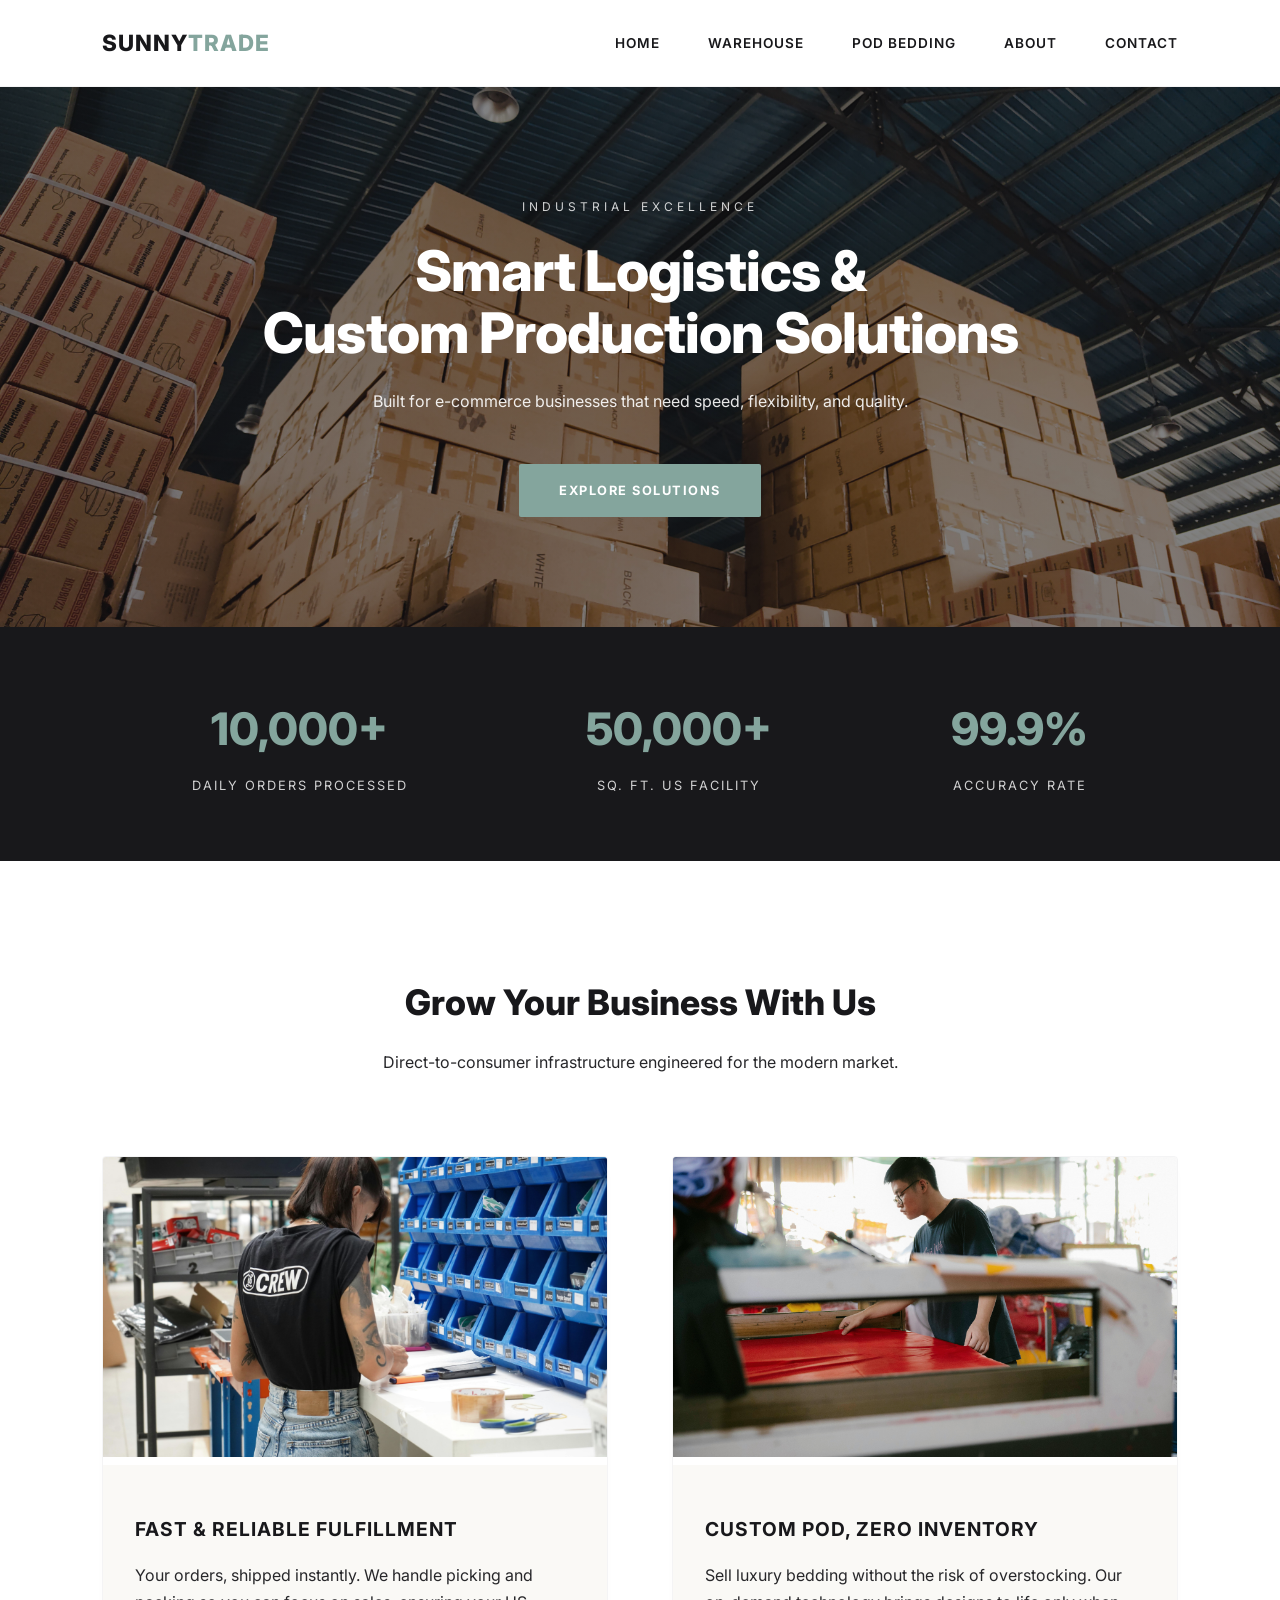
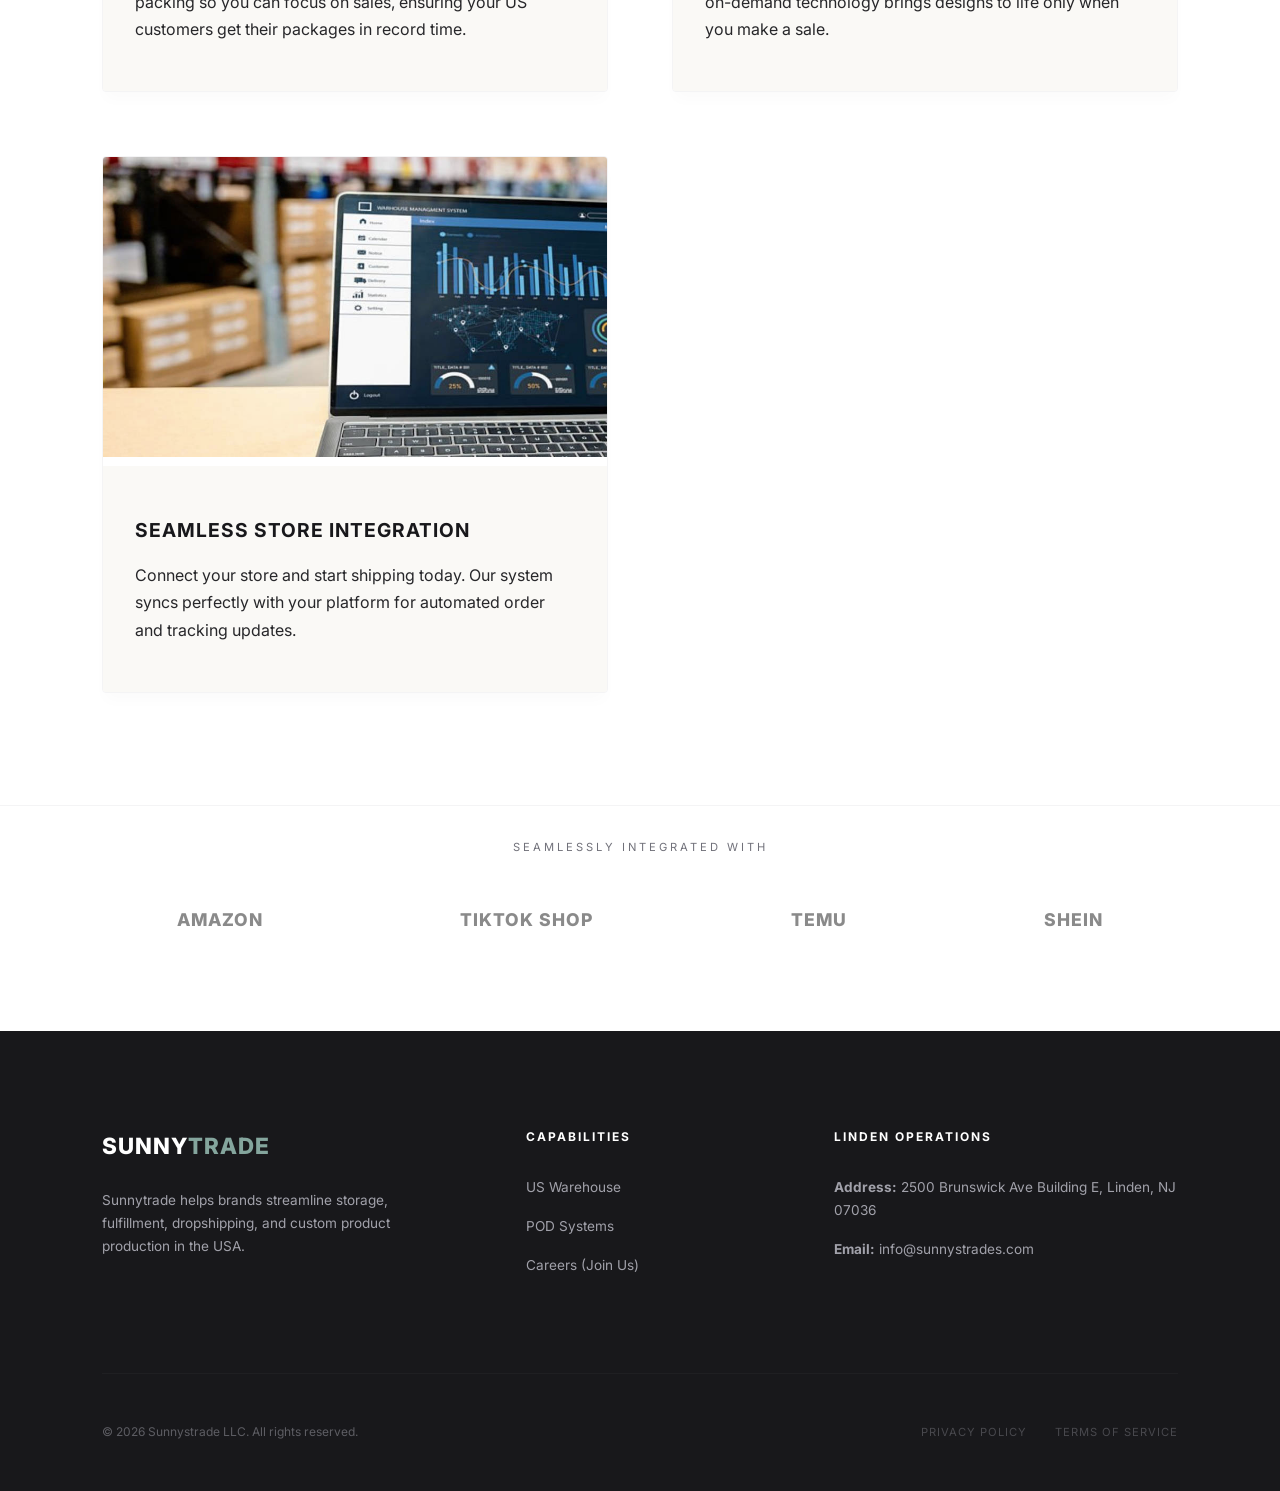
<file: index.html>
<!DOCTYPE html>
<html lang="en">
<head>
    <meta charset="UTF-8">
    <meta name="viewport" content="width=device-width, initial-scale=1.0">
    <meta name="description" content="Sunnytrade - Premier US supply chain partner specializing in high-capacity fulfillment and industrial POD production in Linden, NJ.">
    <link rel="icon" href="favicon.ico" type="image/x-icon">
    <link rel="preconnect" href="https://fonts.googleapis.com">
    <link rel="preconnect" href="https://fonts.gstatic.com" crossorigin>
    <link href="https://fonts.googleapis.com/css2?family=Inter:wght@400;600;800&display=swap" rel="stylesheet">
    <title>Sunnytrade | Smart Logistics & Custom Production Solutions</title>
    <link rel="stylesheet" href="style.css">
</head>
<body>

    <nav>
        <a href="index.html" class="logo">SUNNY<span>TRADE</span></a>
        <ul class="nav-links">
            <li><a href="index.html">Home</a></li>
            <li><a href="services.html">Warehouse</a></li>
            <li><a href="products.html">POD Bedding</a></li>
            <li><a href="about.html">About</a></li>
            <li><a href="contact.html">Contact</a></li>
        </ul>
    </nav>

    <header class="hero">
        <div>
            <p style="text-transform: uppercase; letter-spacing: 4px; font-size: 0.75rem; margin-bottom: 1.5rem; opacity: 0.8;">Industrial Excellence</p>
            <h1>Smart Logistics & <br>Custom Production Solutions</h1>
            <p style="max-width: 650px; margin: 0 auto; text-align: center; opacity: 0.9;">Built for e-commerce businesses that need speed, flexibility, and quality.</p>
            <div style="margin-top: 3rem;">
                <a href="services.html" class="btn">Explore Solutions</a>
            </div>
        </div>
    </header>

    <div class="stats-bar">
        <div class="stat-item"><h2>10,000+</h2><p>Daily Orders Processed</p></div>
        <div class="stat-item"><h2>50,000+</h2><p>Sq. Ft. US Facility</p></div>
        <div class="stat-item"><h2>99.9%</h2><p>Accuracy Rate</p></div>
    </div>

    <section>
        <div class="section-header">
            <h2>Grow Your Business With Us</h2>
            <p>Direct-to-consumer infrastructure engineered for the modern market.</p>
        </div>
        <div class="grid">
            <div class="card">
                <img src="img/warehouse_smart1.jpg" class="card-img" alt="Fulfillment">
                <div class="card-body">
                    <h3>Fast & Reliable Fulfillment</h3>
                    <p>Your orders, shipped instantly. We handle picking and packing so you can focus on sales, ensuring your US customers get their packages in record time.</p>
                </div>
            </div>
            <div class="card">
                <img src="img/pod_production.jpg" class="card-img" alt="POD">
                <div class="card-body">
                    <h3>Custom POD, Zero Inventory</h3>
                    <p>Sell luxury bedding without the risk of overstocking. Our on-demand technology brings designs to life only when you make a sale.</p>
                </div>
            </div>
            <div class="card">
                <img src="img/global_syn.jpg" class="card-img" alt="Integration">
                <div class="card-body">
                    <h3>Seamless Store Integration</h3>
                    <p>Connect your store and start shipping today. Our system syncs perfectly with your platform for automated order and tracking updates.</p>
                </div>
            </div>
        </div>
    </section>

    <section style="padding: 2rem 8% 6rem; background: #fff; border-top: 1px solid #f4f4f5;">
        <p style="text-align: center; font-size: 0.7rem; text-transform: uppercase; letter-spacing: 3px; color: var(--text-muted); margin-bottom: 3rem;">Seamlessly Integrated With</p>
        <div style="display: flex; justify-content: space-around; align-items: center; flex-wrap: wrap; gap: 3rem; opacity: 0.5; filter: grayscale(100%);">
            <span style="font-weight: 800; font-size: 1.1rem; color: var(--primary); letter-spacing: 1px;">AMAZON</span>
            <span style="font-weight: 800; font-size: 1.1rem; color: var(--primary); letter-spacing: 1px;">TIKTOK SHOP</span>
            <span style="font-weight: 800; font-size: 1.1rem; color: var(--primary); letter-spacing: 1px;">TEMU</span>
            <span style="font-weight: 800; font-size: 1.1rem; color: var(--primary); letter-spacing: 1px;">SHEIN</span>
        </div>
    </section>

    <footer>
        <div class="footer-grid">
            <div class="footer-info">
                <div class="footer-logo">SUNNY<span>TRADE</span></div>
                <p>Sunnytrade helps brands streamline storage, fulfillment, dropshipping, and custom product production in the USA.</p>
            </div>
            <div class="footer-info">
                <h4>Capabilities</h4>
                <p><a href="services.html">US Warehouse</a></p>
                <p><a href="products.html">POD Systems</a></p>
                <p><a href="join-us.html">Careers (Join Us)</a></p>
            </div>
            <div class="footer-info">
                <h4>Linden Operations</h4>
                <p><strong>Address:</strong> 2500 Brunswick Ave Building E, Linden, NJ 07036</p>
                <p><strong>Email:</strong> info@sunnystrades.com</p>
            </div>
        </div>
        <div class="copyright" style="display: flex; justify-content: space-between; align-items: center; flex-wrap: wrap; gap: 1rem;">
            <p>&copy; 2026 Sunnystrade LLC. All rights reserved.</p>
            <div style="font-size: 0.7rem; letter-spacing: 1px;">
                <a href="#" style="color: inherit; text-decoration: none; margin-right: 1.5rem; opacity: 0.7;">PRIVACY POLICY</a>
                <a href="#" style="color: inherit; text-decoration: none; opacity: 0.7;">TERMS OF SERVICE</a>
            </div>
        </div>
    </footer>
</body>
</html>
</file>
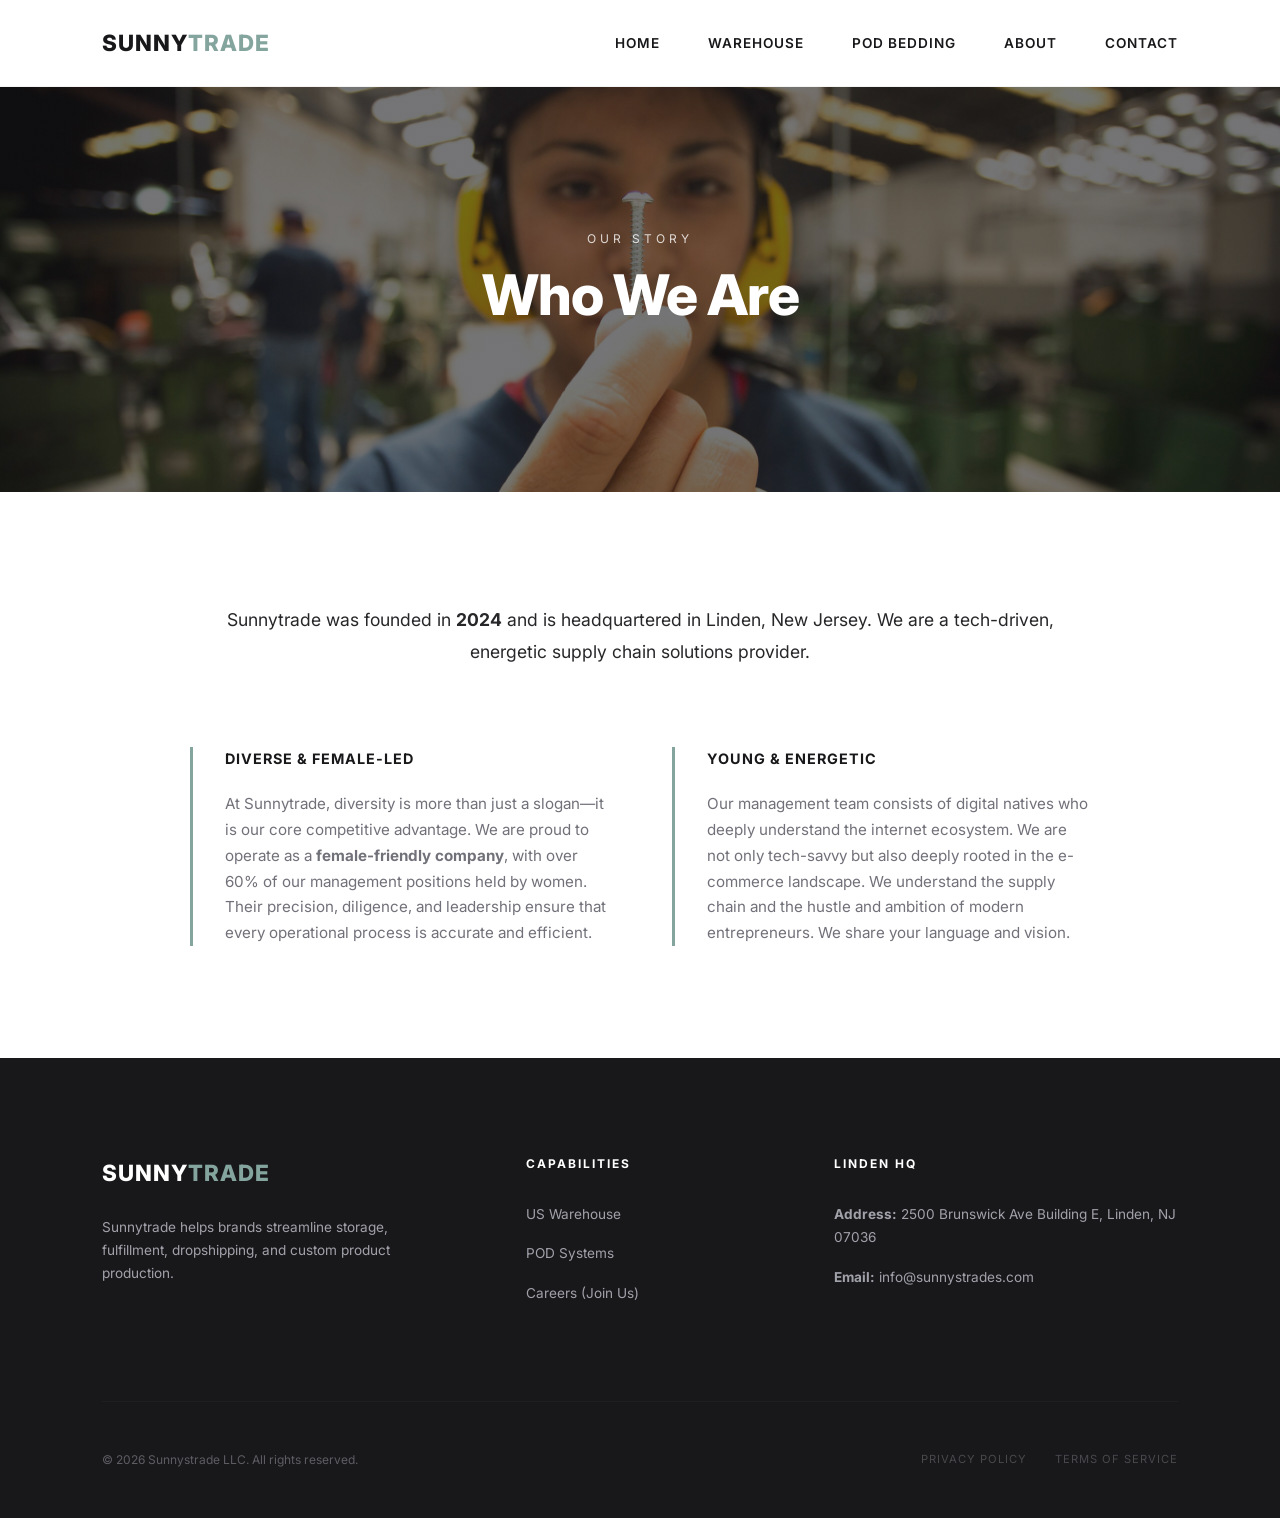
<file: about.html>
<!DOCTYPE html>
<html lang="en">
<head>
    <meta charset="UTF-8">
    <meta name="viewport" content="width=device-width, initial-scale=1.0">
    <meta name="description" content="Sunnytrade - Premier US supply chain partner.">
    <link rel="icon" href="favicon.ico" type="image/x-icon">
    <link rel="preconnect" href="https://fonts.googleapis.com">
    <link rel="preconnect" href="https://fonts.gstatic.com" crossorigin>
    <link href="https://fonts.googleapis.com/css2?family=Inter:wght@400;600;800&display=swap" rel="stylesheet">
    <title>About Us | Sunnytrade</title>
    <link rel="stylesheet" href="style.css">
</head>
<body>
    <nav>
        <a href="index.html" class="logo">SUNNY<span>TRADE</span></a>
        <ul class="nav-links">
            <li><a href="index.html">Home</a></li>
            <li><a href="services.html">Warehouse</a></li>
            <li><a href="products.html">POD Bedding</a></li>
            <li><a href="about.html">About</a></li>
            <li><a href="contact.html">Contact</a></li>
        </ul>
    </nav>

    <header class="hero" style="height: 45vh; background: linear-gradient(rgba(24, 24, 27, 0.6), rgba(24, 24, 27, 0.6)), url('img/about.jpg') center/cover !important;">
        <div>
            <p style="text-transform: uppercase; letter-spacing: 4px; font-size: 0.75rem; margin-bottom: 1rem; opacity: 0.8;">Our Story</p>
            <h1>Who We Are</h1>
        </div>
    </header>

    <section>
        <div style="max-width: 900px; margin: 0 auto;">
            <div style="margin-bottom: 5rem; text-align: center;">
                <p style="font-size: 1.1rem; line-height: 1.8; color: var(--text-dark);">
                    Sunnytrade was founded in <strong>2024</strong> and is headquartered in Linden, New Jersey. We are a tech-driven, energetic supply chain solutions provider.
                </p>
            </div>

            <div class="grid">
                <div style="border-left: 3px solid var(--accent); padding-left: 2rem;">
                    <h3 style="margin-bottom: 1.2rem; color: var(--primary); text-transform: uppercase; font-size: 0.9rem; letter-spacing: 1px;">Diverse & Female-Led</h3>
                    <p style="font-size: 0.95rem; color: var(--text-muted);">At Sunnytrade, diversity is more than just a slogan—it is our core competitive advantage. We are proud to operate as a <strong>female-friendly company</strong>, with over 60% of our management positions held by women. Their precision, diligence, and leadership ensure that every operational process is accurate and efficient.</p>
                </div>
                <div style="border-left: 3px solid var(--accent); padding-left: 2rem;">
                    <h3 style="margin-bottom: 1.2rem; color: var(--primary); text-transform: uppercase; font-size: 0.9rem; letter-spacing: 1px;">Young & Energetic</h3>
                    <p style="font-size: 0.95rem; color: var(--text-muted);">Our management team consists of digital natives who deeply understand the internet ecosystem. We are not only tech-savvy but also deeply rooted in the e-commerce landscape. We understand the supply chain and the hustle and ambition of modern entrepreneurs. We share your language and vision.</p>
                </div>
            </div>
        </div>
    </section>

    <footer>
        <div class="footer-grid">
            <div class="footer-info">
                <div class="footer-logo">SUNNY<span>TRADE</span></div>
                <p>Sunnytrade helps brands streamline storage, fulfillment, dropshipping, and custom product production.</p>
            </div>
            <div class="footer-info">
                <h4>Capabilities</h4>
                <p><a href="services.html">US Warehouse</a></p>
                <p><a href="products.html">POD Systems</a></p>
                <p><a href="join-us.html">Careers (Join Us)</a></p>
            </div>
            <div class="footer-info">
                <h4>Linden HQ</h4>
                <p><strong>Address:</strong> 2500 Brunswick Ave Building E, Linden, NJ 07036</p>
                <p><strong>Email:</strong> info@sunnystrades.com</p>
            </div>
        </div>
        <div class="copyright" style="display: flex; justify-content: space-between; align-items: center; flex-wrap: wrap; gap: 1rem;">
            <p>&copy; 2026 Sunnystrade LLC. All rights reserved.</p>
            <div style="font-size: 0.7rem; letter-spacing: 1px;">
                <a href="#" style="color: inherit; text-decoration: none; margin-right: 1.5rem; opacity: 0.7;">PRIVACY POLICY</a>
                <a href="#" style="color: inherit; text-decoration: none; opacity: 0.7;">TERMS OF SERVICE</a>
            </div>
        </div>
    </footer>
</body>
</html>
</file>
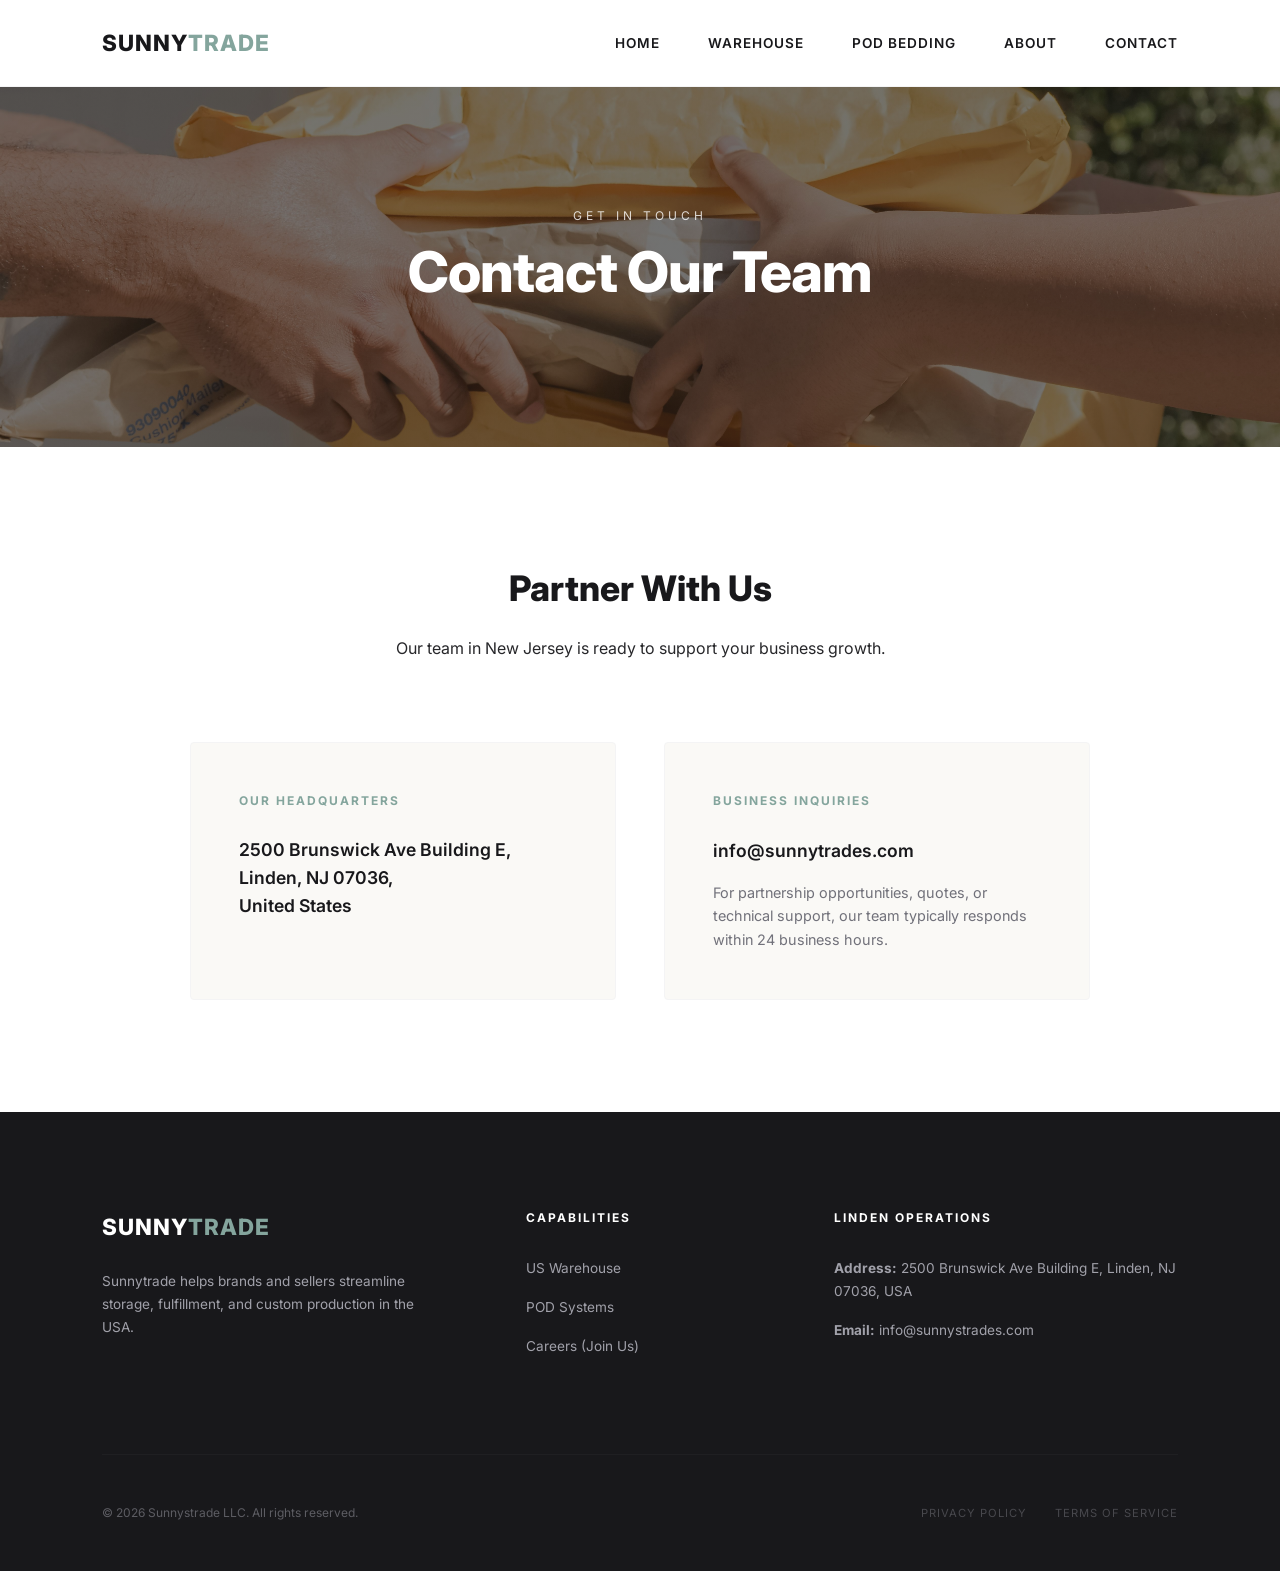
<file: contact.html>
<!DOCTYPE html>
<html lang="en">
<head>
    <meta charset="UTF-8">
    <meta name="viewport" content="width=device-width, initial-scale=1.0">
    <meta name="description" content="Contact Sunnytrade - Your strategic supply chain partner in Linden, NJ.">
    <link rel="icon" href="favicon.ico" type="image/x-icon">
    <link rel="preconnect" href="https://fonts.googleapis.com">
    <link rel="preconnect" href="https://fonts.gstatic.com" crossorigin>
    <link href="https://fonts.googleapis.com/css2?family=Inter:wght@400;600;800&display=swap" rel="stylesheet">
    <title>Contact Us | Sunnytrade</title>
    <link rel="stylesheet" href="style.css">
</head>
<body>

    <nav>
        <a href="index.html" class="logo">SUNNY<span>TRADE</span></a>
        <ul class="nav-links">
            <li><a href="index.html">Home</a></li>
            <li><a href="services.html">Warehouse</a></li>
            <li><a href="products.html">POD Bedding</a></li>
            <li><a href="about.html">About</a></li>
            <li><a href="contact.html">Contact</a></li>
        </ul>
    </nav>

    <header class="hero" style="height: 40vh; background: linear-gradient(rgba(24, 24, 27, 0.6), rgba(24, 24, 27, 0.6)), url('img/contact.jpg') center/cover !important;">
        <div>
            <p style="text-transform: uppercase; letter-spacing: 4px; font-size: 0.75rem; margin-bottom: 1rem; opacity: 0.8;">Get in Touch</p>
            <h1>Contact Our Team</h1>
        </div>
    </header>

    <section>
        <div class="section-header">
            <h2>Partner With Us</h2>
            <p>Our team in New Jersey is ready to support your business growth.</p>
        </div>

        <div style="max-width: 900px; margin: 0 auto; display: grid; grid-template-columns: repeat(auto-fit, minmax(300px, 1fr)); gap: 3rem;">
            
            <div style="background: var(--bg-soft); padding: 3rem; border-radius: 4px; border: 1px solid #f4f4f5;">
                <h4 style="text-transform: uppercase; letter-spacing: 2px; font-size: 0.75rem; color: var(--accent); margin-bottom: 1.5rem;">Our Headquarters</h4>
                <p style="font-size: 1.1rem; color: var(--primary); font-weight: 600; line-height: 1.6;">
                    2500 Brunswick Ave Building E,<br>
                    Linden, NJ 07036,<br>
                    United States
                </p>
            </div>

            <div style="background: var(--bg-soft); padding: 3rem; border-radius: 4px; border: 1px solid #f4f4f5;">
                <h4 style="text-transform: uppercase; letter-spacing: 2px; font-size: 0.75rem; color: var(--accent); margin-bottom: 1.5rem;">Business Inquiries</h4>
                <p style="font-size: 1.1rem; color: var(--primary); font-weight: 600; margin-bottom: 1rem;">
                    info@sunnytrades.com
                </p>
                <p style="font-size: 0.9rem; color: var(--text-muted); line-height: 1.6;">
                    For partnership opportunities, quotes, or technical support, our team typically responds within 24 business hours.
                </p>
            </div>

        </div>
    </section>

    <footer>
        <div class="footer-grid">
            <div class="footer-info">
                <div class="footer-logo">SUNNY<span>TRADE</span></div>
                <p>Sunnytrade helps brands and sellers streamline storage, fulfillment, and custom production in the USA.</p>
            </div>

            <div class="footer-info">
                <h4>Capabilities</h4>
                <p><a href="services.html">US Warehouse</a></p>
                <p><a href="products.html">POD Systems</a></p>
                <p><a href="join-us.html">Careers (Join Us)</a></p>
            </div>

            <div class="footer-info">
                <h4>Linden Operations</h4>
                <p><strong>Address:</strong> 2500 Brunswick Ave Building E, Linden, NJ 07036, USA</p>
                <p><strong>Email:</strong> info@sunnystrades.com</p>
            </div>
        </div>
        
        <div class="copyright" style="display: flex; justify-content: space-between; align-items: center; flex-wrap: wrap; gap: 1rem;">
            <p>&copy; 2026 Sunnystrade LLC. All rights reserved.</p>
            <div style="font-size: 0.7rem; letter-spacing: 1px;">
                <a href="#" style="color: inherit; text-decoration: none; margin-right: 1.5rem; opacity: 0.7;">PRIVACY POLICY</a>
                <a href="#" style="color: inherit; text-decoration: none; opacity: 0.7;">TERMS OF SERVICE</a>
            </div>
        </div>
    </footer>

</body>
</html>
</file>
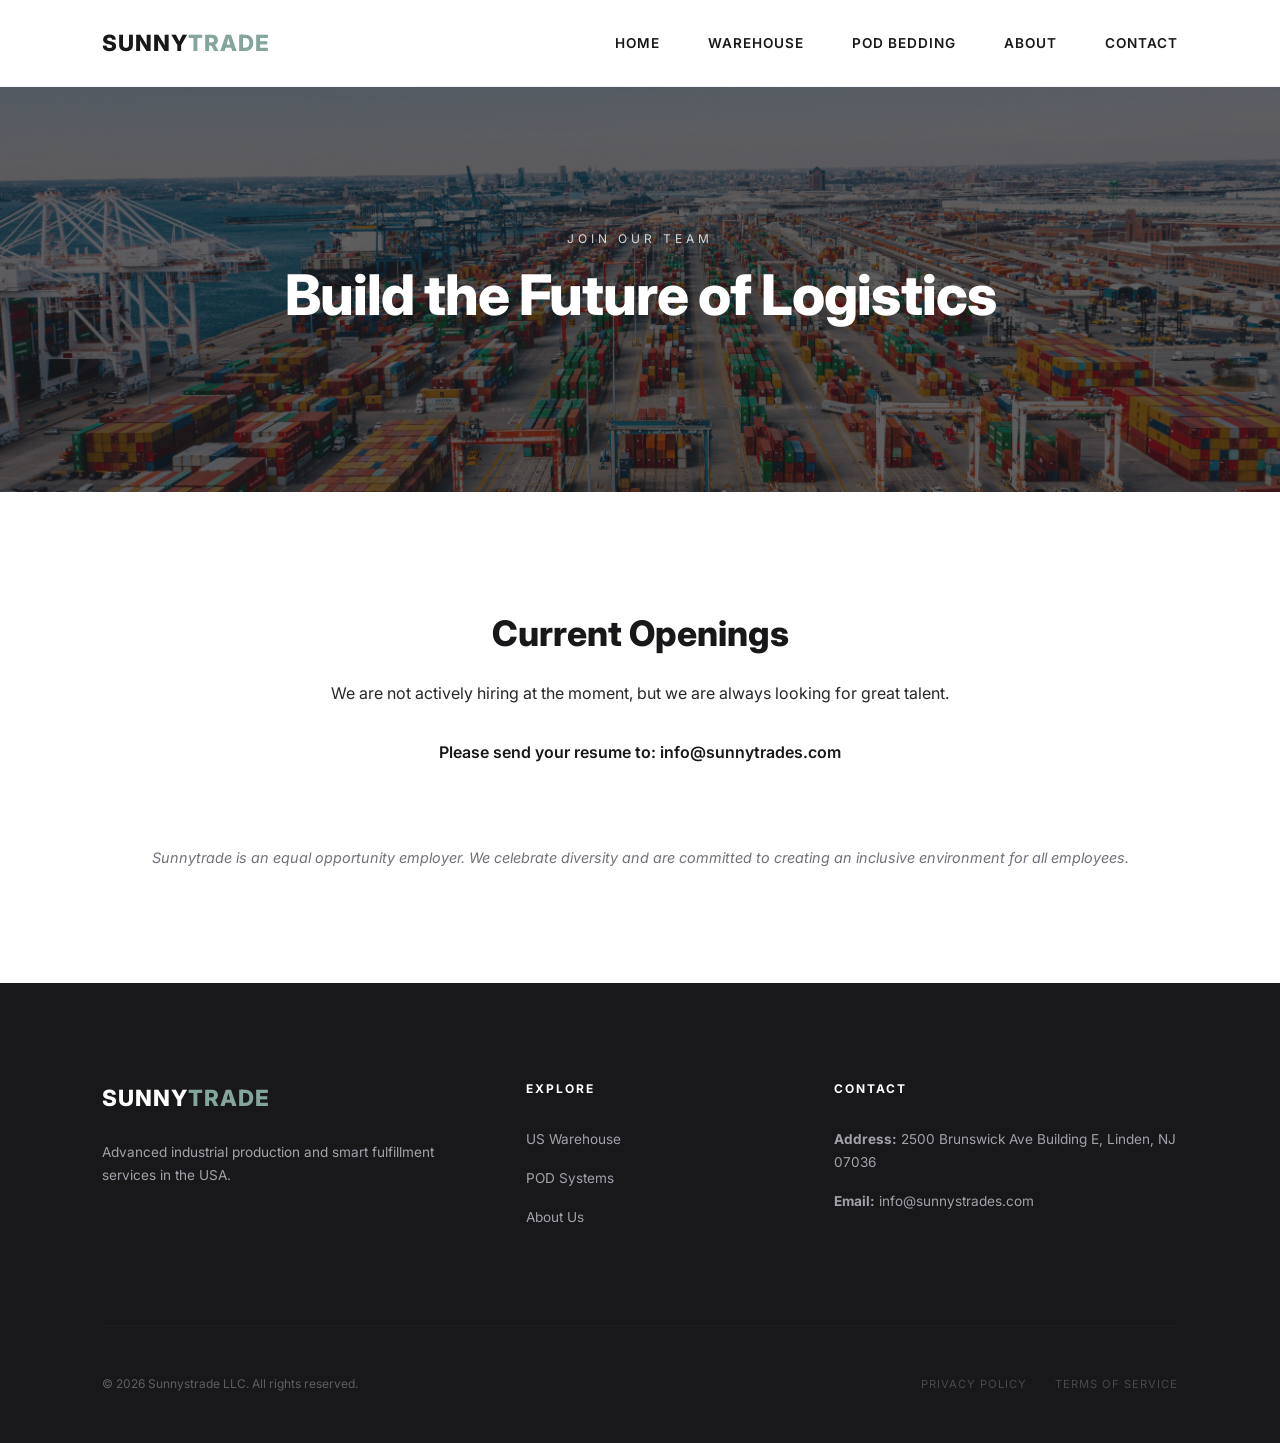
<file: join-us.html>
<!DOCTYPE html>
<html lang="en">
<head>
    <meta charset="UTF-8">
    <meta name="viewport" content="width=device-width, initial-scale=1.0">
    <meta name="description" content="Join the Sunnytrade team in Linden, NJ. Explore careers in automation and logistics.">
    <link rel="icon" href="favicon.ico" type="image/x-icon">
    <link rel="preconnect" href="https://fonts.googleapis.com">
    <link rel="preconnect" href="https://fonts.gstatic.com" crossorigin>
    <link href="https://fonts.googleapis.com/css2?family=Inter:wght@400;600;800&display=swap" rel="stylesheet">
    <title>Careers | Sunnytrade</title>
    <link rel="stylesheet" href="style.css">
</head>
<body>

    <nav>
        <a href="index.html" class="logo">SUNNY<span>TRADE</span></a>
        <ul class="nav-links">
            <li><a href="index.html">Home</a></li>
            <li><a href="services.html">Warehouse</a></li>
            <li><a href="products.html">POD Bedding</a></li>
            <li><a href="about.html">About</a></li>
            <li><a href="contact.html">Contact</a></li>
        </ul>
    </nav>

    <header class="hero" style="height: 45vh; background: linear-gradient(rgba(24, 24, 27, 0.6), rgba(24, 24, 27, 0.6)), url('img/about2.jpg') center/cover !important;">
        <div>
            <p style="text-transform: uppercase; letter-spacing: 4px; font-size: 0.75rem; margin-bottom: 1rem; opacity: 0.8;">Join Our Team</p>
            <h1>Build the Future of Logistics</h1>
        </div>
    </header>

    <section>
        <div class="section-header">
            <h2>Current Openings</h2>
            <p>We are not actively hiring at the moment, but we are always looking for great talent.</p>
            <p style="margin-top: 2rem; font-weight: 600; color: var(--primary);">Please send your resume to: info@sunnytrades.com</p>
        </div>

        <!-- <div style="max-width: 900px; margin: 0 auto;">
            
            <div class="card" style="display: block; background: var(--bg-soft); border-left: 5px solid var(--accent); padding: 4rem 3rem;">
                <div style="display: flex; justify-content: space-between; align-items: flex-start; flex-wrap: wrap; gap: 1.5rem; margin-bottom: 2rem;">
                    <h3 style="font-size: 1.6rem; color: var(--primary); text-transform: none;">Automation & Control Systems Engineer</h3>
                    <span style="background: var(--white); padding: 0.4rem 1rem; border: 1px solid #e2e8f0; font-size: 0.75rem; font-weight: 800; color: var(--accent); text-transform: uppercase; letter-spacing: 1px;">Full-Time</span>
                </div>

                <div style="margin-bottom: 2.5rem;">
                    <p style="font-size: 0.9rem; color: var(--text-muted); margin-bottom: 1.5rem;">
                        <strong>Location:</strong> City of Linden, NJ
                    </p>
                    
                    <h4 style="font-size: 0.85rem; text-transform: uppercase; letter-spacing: 2px; color: var(--primary); margin-bottom: 1rem;">The Role</h4>
                    <p style="font-size: 0.95rem; line-height: 1.8; color: var(--text-dark); margin-bottom: 2rem;">
                        Oversee the integration of hardware-software workflows for automated POD lines and IoT warehousing infrastructure. You will be responsible for system calibration, troubleshooting automated textile printers, and optimizing picking algorithms to ensure 99.9% operational accuracy.
                    </p>

                    <h4 style="font-size: 0.85rem; text-transform: uppercase; letter-spacing: 2px; color: var(--primary); margin-bottom: 1rem;">Requirements</h4>
                    <ul style="list-style: none; font-size: 0.95rem; color: var(--text-dark); line-height: 2;">
                        <li style="margin-bottom: 0.5rem;">• Bachelor's degree in Electrical Engineering, Automation, or related technical field.</li>
                        <li style="margin-bottom: 0.5rem;">• Experience with industrial PLC systems and IoT integration.</li>
                        <li style="margin-bottom: 0.5rem;">• Strong analytical mindset with a passion for streamlining complex logistics.</li>
                    </ul>
                </div>

                <a href="mailto:info@sunnytrades.com" class="btn" style="padding: 1.2rem 3rem;">Submit Application</a>
            </div> -->

            <p style="text-align: center; margin-top: 5rem; color: var(--text-muted); font-size: 0.9rem; font-style: italic;">
                Sunnytrade is an equal opportunity employer. We celebrate diversity and are committed to creating an inclusive environment for all employees.
            </p>
        </div>
    </section>

    <footer>
        <div class="footer-grid">
            <div class="footer-info">
                <div class="footer-logo">SUNNY<span>TRADE</span></div>
                <p>Advanced industrial production and smart fulfillment services in the USA.</p>
            </div>
            <div class="footer-info">
                <h4>Explore</h4>
                <p><a href="services.html">US Warehouse</a></p>
                <p><a href="products.html">POD Systems</a></p>
                <p><a href="about.html">About Us</a></p>
            </div>
            <div class="footer-info">
                <h4>Contact</h4>
                <p><strong>Address:</strong> 2500 Brunswick Ave Building E, Linden, NJ 07036</p>
                <p><strong>Email:</strong> info@sunnystrades.com</p>
            </div>
        </div>
        <div class="copyright" style="display: flex; justify-content: space-between; align-items: center; flex-wrap: wrap; gap: 1rem;">
            <p>&copy; 2026 Sunnystrade LLC. All rights reserved.</p>
            <div style="font-size: 0.7rem; letter-spacing: 1px;">
                <a href="#" style="color: inherit; text-decoration: none; margin-right: 1.5rem; opacity: 0.7;">PRIVACY POLICY</a>
                <a href="#" style="color: inherit; text-decoration: none; opacity: 0.7;">TERMS OF SERVICE</a>
            </div>
        </div>
    </footer>

</body>
</html>
</file>
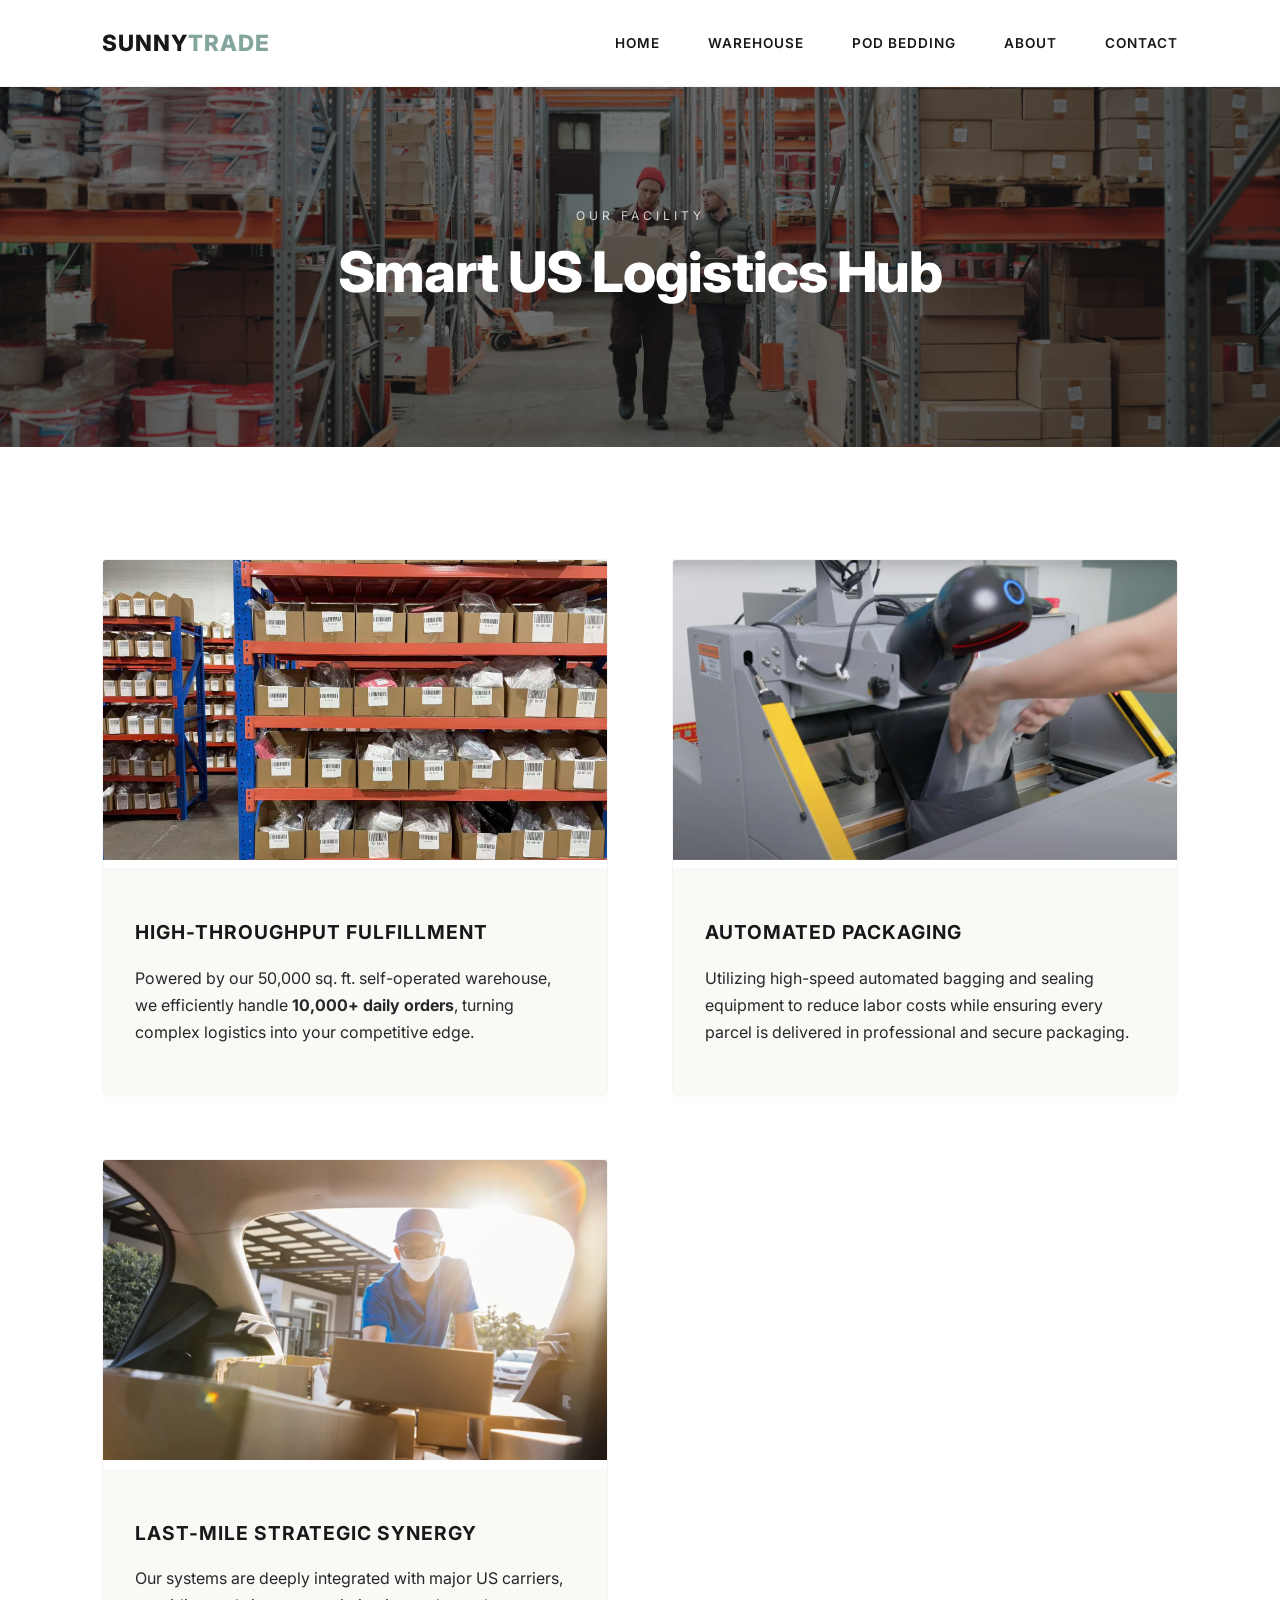
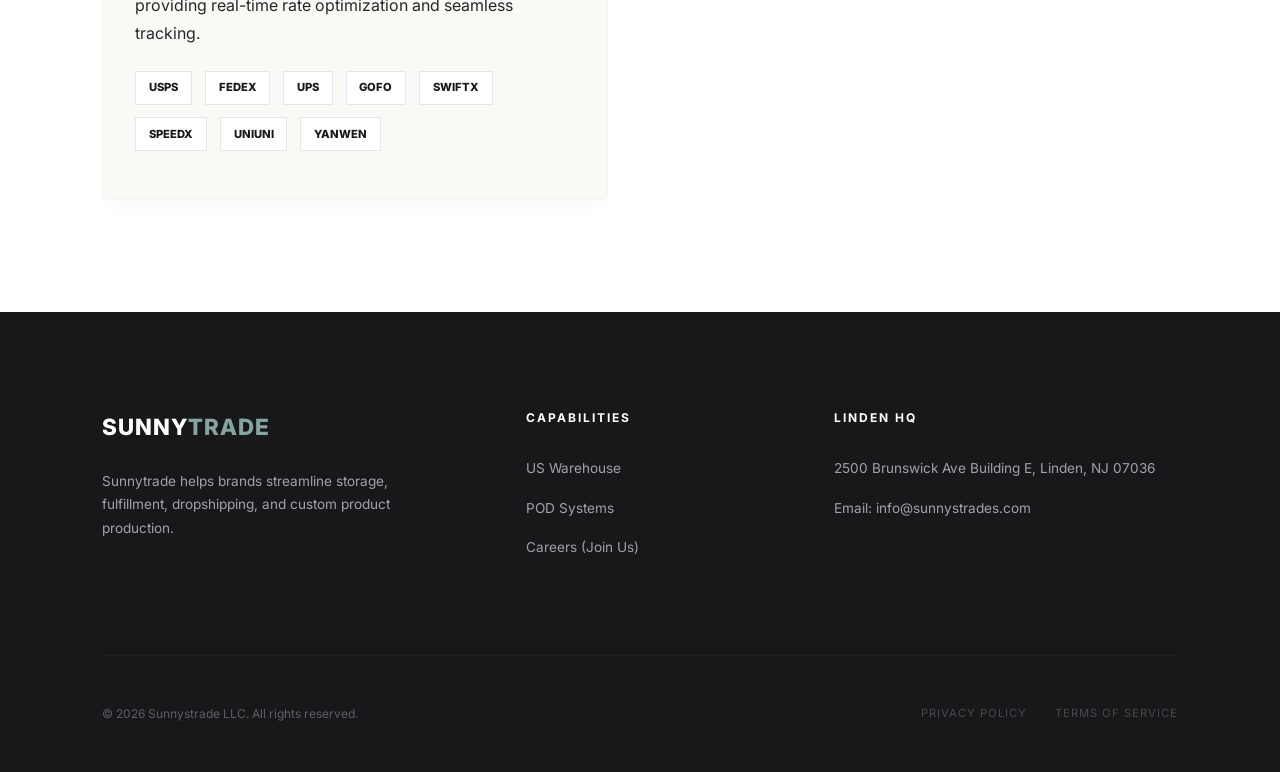
<file: services.html>
<!DOCTYPE html>
<html lang="en">
<head>
    <meta charset="UTF-8">
    <meta name="viewport" content="width=device-width, initial-scale=1.0">
    <meta name="description" content="Sunnytrade - Smart US logistics hub in Linden, NJ. High-throughput fulfillment and automated packaging services.">
    <link rel="icon" href="favicon.ico" type="image/x-icon">
    <link rel="preconnect" href="https://fonts.googleapis.com">
    <link rel="preconnect" href="https://fonts.gstatic.com" crossorigin>
    <link href="https://fonts.googleapis.com/css2?family=Inter:wght@400;600;800&display=swap" rel="stylesheet">
    <title>Warehouse Services | Sunnytrade</title>
    <link rel="stylesheet" href="style.css">
</head>
<body>
    <nav>
        <a href="index.html" class="logo">SUNNY<span>TRADE</span></a>
        <ul class="nav-links">
            <li><a href="index.html">Home</a></li>
            <li><a href="services.html">Warehouse</a></li>
            <li><a href="products.html">POD Bedding</a></li>
            <li><a href="about.html">About</a></li>
            <li><a href="contact.html">Contact</a></li>
        </ul>
    </nav>

    <header class="hero" style="height: 40vh; background: linear-gradient(rgba(24, 24, 27, 0.6), rgba(24, 24, 27, 0.6)), url('img/warehouse_header.jpg') center/cover !important;">
        <div>
            <p style="text-transform: uppercase; letter-spacing: 4px; font-size: 0.75rem; margin-bottom: 1rem; opacity: 0.8;">Our Facility</p>
            <h1>Smart US Logistics Hub</h1>
        </div>
    </header>

    <section>
        <div class="grid">
            <div class="card">
                <img src="img/inventory.jpg" class="card-img" alt="Fulfillment">
                <div class="card-body">
                    <h3>High-Throughput Fulfillment</h3>
                    <p>Powered by our 50,000 sq. ft. self-operated warehouse, we efficiently handle <strong>10,000+ daily orders</strong>, turning complex logistics into your competitive edge.</p>
                </div>
            </div>
            <div class="card">
                <img src="img/packaging.jpg" class="card-img" alt="Packaging">
                <div class="card-body">
                    <h3>Automated Packaging</h3>
                    <p>Utilizing high-speed automated bagging and sealing equipment to reduce labor costs while ensuring every parcel is delivered in professional and secure packaging.</p>
                </div>
            </div>
            <div class="card">
                <img src="img/delivery.jpg" class="card-img" alt="Last Mile">
                <div class="card-body">
                    <h3>Last-Mile Strategic Synergy</h3>
                    <p>Our systems are deeply integrated with major US carriers, providing real-time rate optimization and seamless tracking.</p>
                    <div class="carrier-list">
                        <span class="carrier-tag">USPS</span> <span class="carrier-tag">FedEx</span> <span class="carrier-tag">UPS</span>
                        <span class="carrier-tag">GoFo</span> <span class="carrier-tag">SwiftX</span> <span class="carrier-tag">SpeedX</span>
                        <span class="carrier-tag">UniUni</span> <span class="carrier-tag">Yanwen</span>
                    </div>
                </div>
            </div>
        </div>
    </section>

    <footer>
        <div class="footer-grid">
            <div class="footer-info">
                <div class="footer-logo">SUNNY<span>TRADE</span></div>
                <p>Sunnytrade helps brands streamline storage, fulfillment, dropshipping, and custom product production.</p>
            </div>
            <div class="footer-info">
                <h4>Capabilities</h4>
                <p><a href="services.html">US Warehouse</a></p>
                <p><a href="products.html">POD Systems</a></p>
                <p><a href="join-us.html">Careers (Join Us)</a></p>
            </div>
            <div class="footer-info">
                <h4>Linden HQ</h4>
                <p>2500 Brunswick Ave Building E, Linden, NJ 07036</p>
                <p>Email: info@sunnystrades.com</p>
            </div>
        </div>
        <div class="copyright" style="display: flex; justify-content: space-between; align-items: center; flex-wrap: wrap; gap: 1rem;">
            <p>&copy; 2026 Sunnystrade LLC. All rights reserved.</p>
            <div style="font-size: 0.7rem; letter-spacing: 1px;">
                <a href="#" style="color: inherit; text-decoration: none; margin-right: 1.5rem; opacity: 0.7;">PRIVACY POLICY</a>
                <a href="#" style="color: inherit; text-decoration: none; opacity: 0.7;">TERMS OF SERVICE</a>
            </div>
        </div>
    </footer>
</body>
</html>
</file>
<file: style.css>
/* ============================================================
   Sunnytrade Elite Manufacturing Style - Final 2026
   ============================================================ */
:root {
    --primary: #18181b;       /* Zinc Charcoal */
    --accent: #84a59d;        /* Sage Green */
    --accent-hover: #6b8a82;
    --text-dark: #27272a;
    --text-muted: #71717a;
    --bg-soft: #faf9f6;       /* Alabaster Warm White */
    --white: #ffffff;
    --transition: all 0.5s cubic-bezier(0.23, 1, 0.32, 1);
}

* { box-sizing: border-box; margin: 0; padding: 0; }
body { 
    font-family: 'Inter', -apple-system, sans-serif; 
    line-height: 1.7; 
    color: var(--text-dark); 
    background-color: var(--white); 
    -webkit-font-smoothing: antialiased; 
}

/* --- Navigation --- */
nav { 
    display: flex; justify-content: space-between; align-items: center; 
    padding: 1.5rem 8%; background: rgba(255, 255, 255, 0.95); 
    position: sticky; top: 0; z-index: 1000; border-bottom: 1px solid #f4f4f5; 
}
.logo { font-size: 1.4rem; font-weight: 800; color: var(--primary); text-decoration: none; letter-spacing: 1px; text-transform: uppercase; }
.logo span { color: var(--accent); }
.nav-links { display: flex; list-style: none; }
.nav-links li { margin-left: 3rem; }
.nav-links a { text-decoration: none; color: var(--primary); font-weight: 600; font-size: 0.85rem; text-transform: uppercase; letter-spacing: 1px; transition: var(--transition); }
.nav-links a:hover { color: var(--accent); }

/* --- Hero Section --- */
.hero {
    height: 60vh; display: flex; align-items: center; justify-content: center; text-align: center; color: white;
    position: relative;
    background: linear-gradient(rgba(24, 24, 27, 0.55), rgba(24, 24, 27, 0.55)), url('img/hero.jpg') no-repeat center center / cover !important;
}
.hero div { position: relative; z-index: 2; width: 100%; padding: 0 8%; }
.hero h1 { font-size: 3.5rem; font-weight: 800; margin-bottom: 1.5rem; letter-spacing: -1px; line-height: 1.1; }

/* --- Stats Bar --- */
.stats-bar {
    background: var(--primary); color: var(--white);
    display: flex; justify-content: space-around; padding: 4rem 8%; text-align: center;
}
.stat-item h2 { color: var(--accent); font-size: 2.8rem; margin-bottom: 0.5rem; font-weight: 800; }
.stat-item p { font-size: 0.8rem; text-transform: uppercase; letter-spacing: 2px; opacity: 0.8; }

/* --- Grid & Sections --- */
section { padding: 7rem 8%; }
.section-header { text-align: center; margin-bottom: 5rem; }
.section-header h2 { font-size: 2.2rem; color: var(--primary); margin-bottom: 1rem; font-weight: 800; }
.grid { display: grid; grid-template-columns: repeat(auto-fit, minmax(320px, 1fr)); gap: 4rem; }

.card { border-radius: 4px; overflow: hidden; background: var(--white); border: 1px solid #f4f4f5; transition: var(--transition); box-shadow: 0 10px 15px -3px rgba(0, 0, 0, 0.02); }
.card:hover { transform: translateY(-5px); box-shadow: 0 20px 40px rgba(24, 24, 27, 0.08); border-color: var(--accent); }
.card-img { width: 100%; height: 300px; object-fit: cover; transition: 0.5s; filter: grayscale(10%); }
.card:hover .card-img { filter: grayscale(0%); }
.card-body { padding: 3rem 2rem; background: var(--bg-soft); }
.card-body h3 { font-size: 1.2rem; color: var(--primary); margin-bottom: 1rem; text-transform: uppercase; letter-spacing: 1px; }

/* --- Buttons --- */
.btn { 
    background: var(--accent); color: var(--white); padding: 1rem 2.5rem; 
    text-decoration: none; border-radius: 2px; font-weight: 700; 
    text-transform: uppercase; letter-spacing: 1.5px; font-size: 0.8rem; 
    display: inline-block; transition: var(--transition); border: none; cursor: pointer;
}
.btn:hover { background: var(--primary); transform: translateY(-2px); }

/* --- Carriers & Logos --- */
.carrier-list { display: flex; flex-wrap: wrap; gap: 0.8rem; margin-top: 1.5rem; }
.carrier-tag {
    background: #fff; padding: 0.4rem 0.8rem; border: 1px solid #e2e8f0;
    font-size: 0.7rem; font-weight: 800; color: var(--primary); text-transform: uppercase;
}

/* --- Footer --- */
footer { background: var(--primary); color: #a1a1aa; padding: 6rem 8% 3rem; }
.footer-grid { display: grid; grid-template-columns: 1.5fr 1fr 1.5fr; gap: 5rem; margin-bottom: 5rem; }
.footer-logo { font-size: 1.4rem; font-weight: 800; color: var(--white); margin-bottom: 1.5rem; letter-spacing: 1px; }
.footer-logo span { color: var(--accent); }
.footer-info h4 { color: var(--white); margin-bottom: 1.8rem; text-transform: uppercase; font-size: 0.75rem; letter-spacing: 2px; }
.footer-info p { margin-bottom: 1rem; font-size: 0.85rem; }
.footer-info a { color: #a1a1aa; text-decoration: none; transition: 0.3s; }
.footer-info a:hover { color: var(--accent); }
.copyright { border-top: 1px solid #27272a; padding-top: 3rem; text-align: center; font-size: 0.75rem; opacity: 0.5; margin-top: 2rem; }

/* --- Responsive --- */
@media (max-width: 768px) {
    .nav-links { display: none; }
    .footer-grid { grid-template-columns: 1fr; gap: 3rem; }
    .hero h1 { font-size: 2.2rem; }
    .stats-bar { flex-direction: column; gap: 3rem; }
}
</file>
